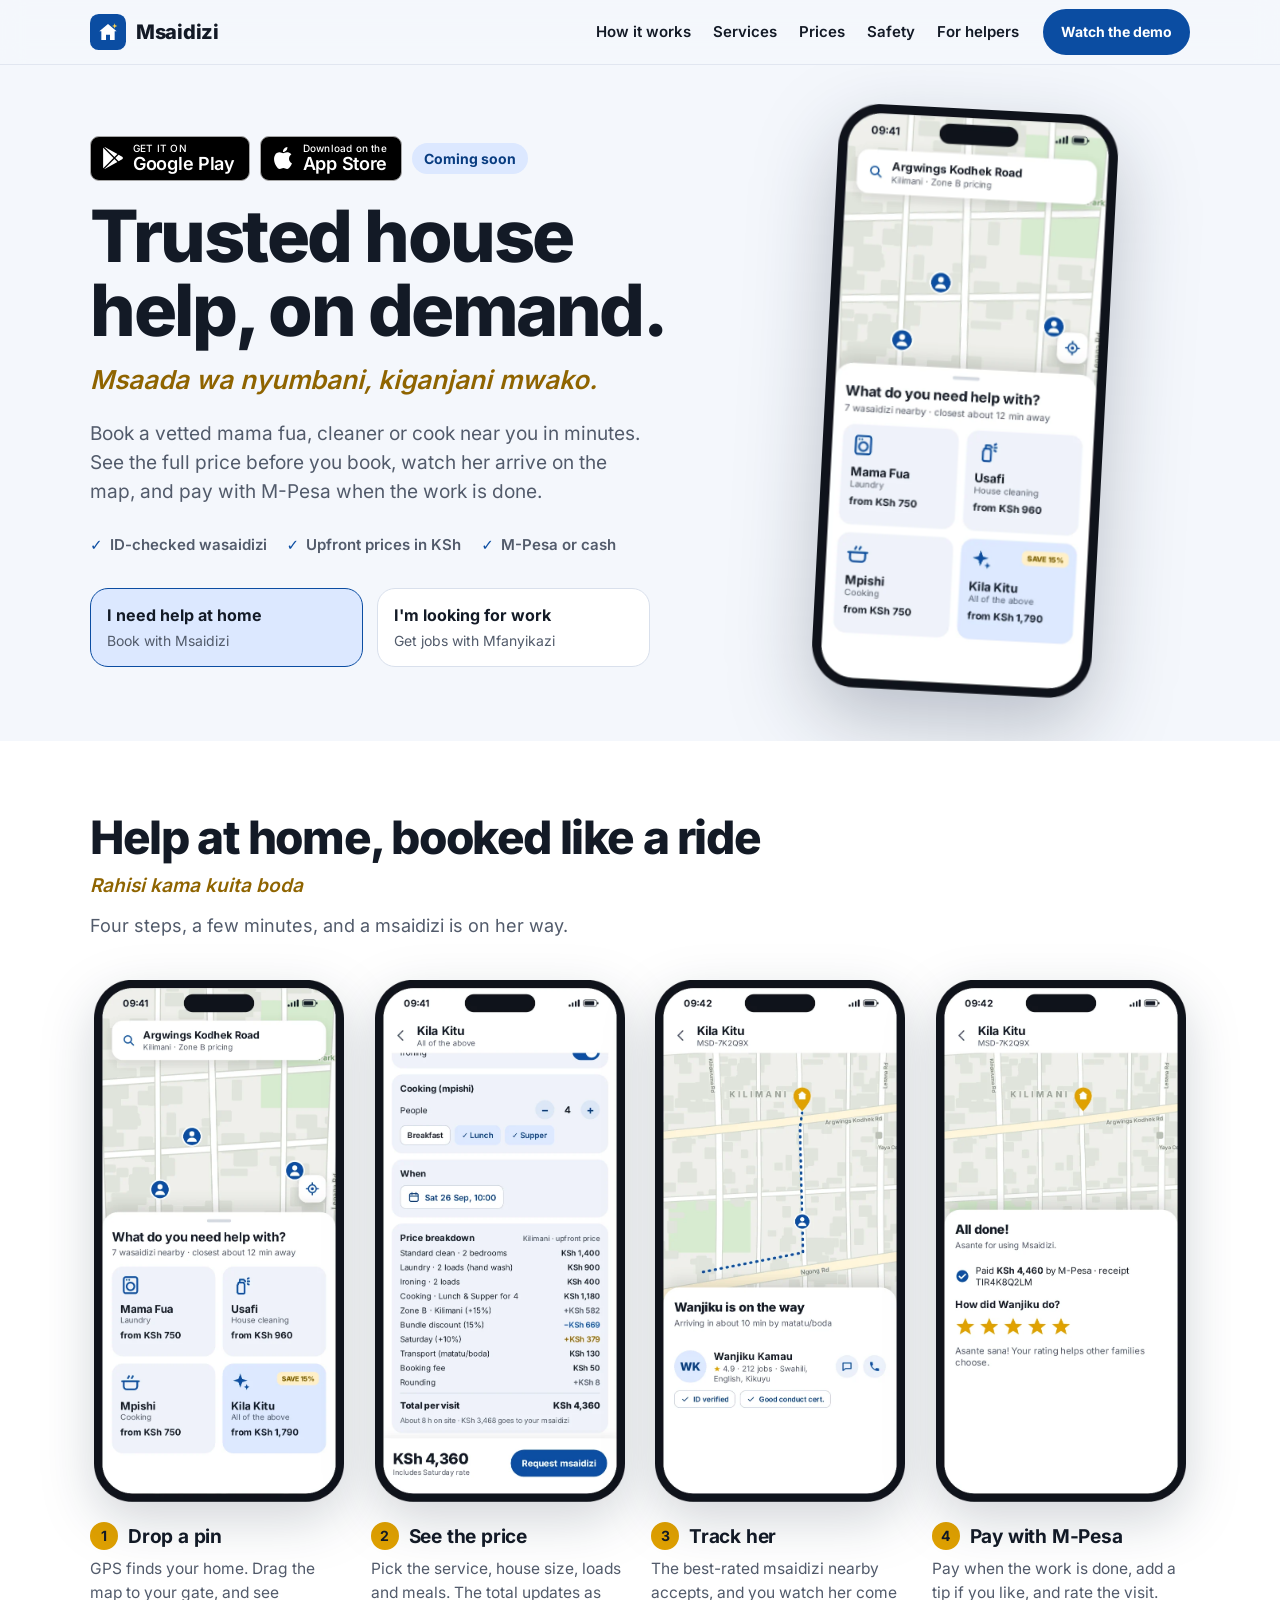
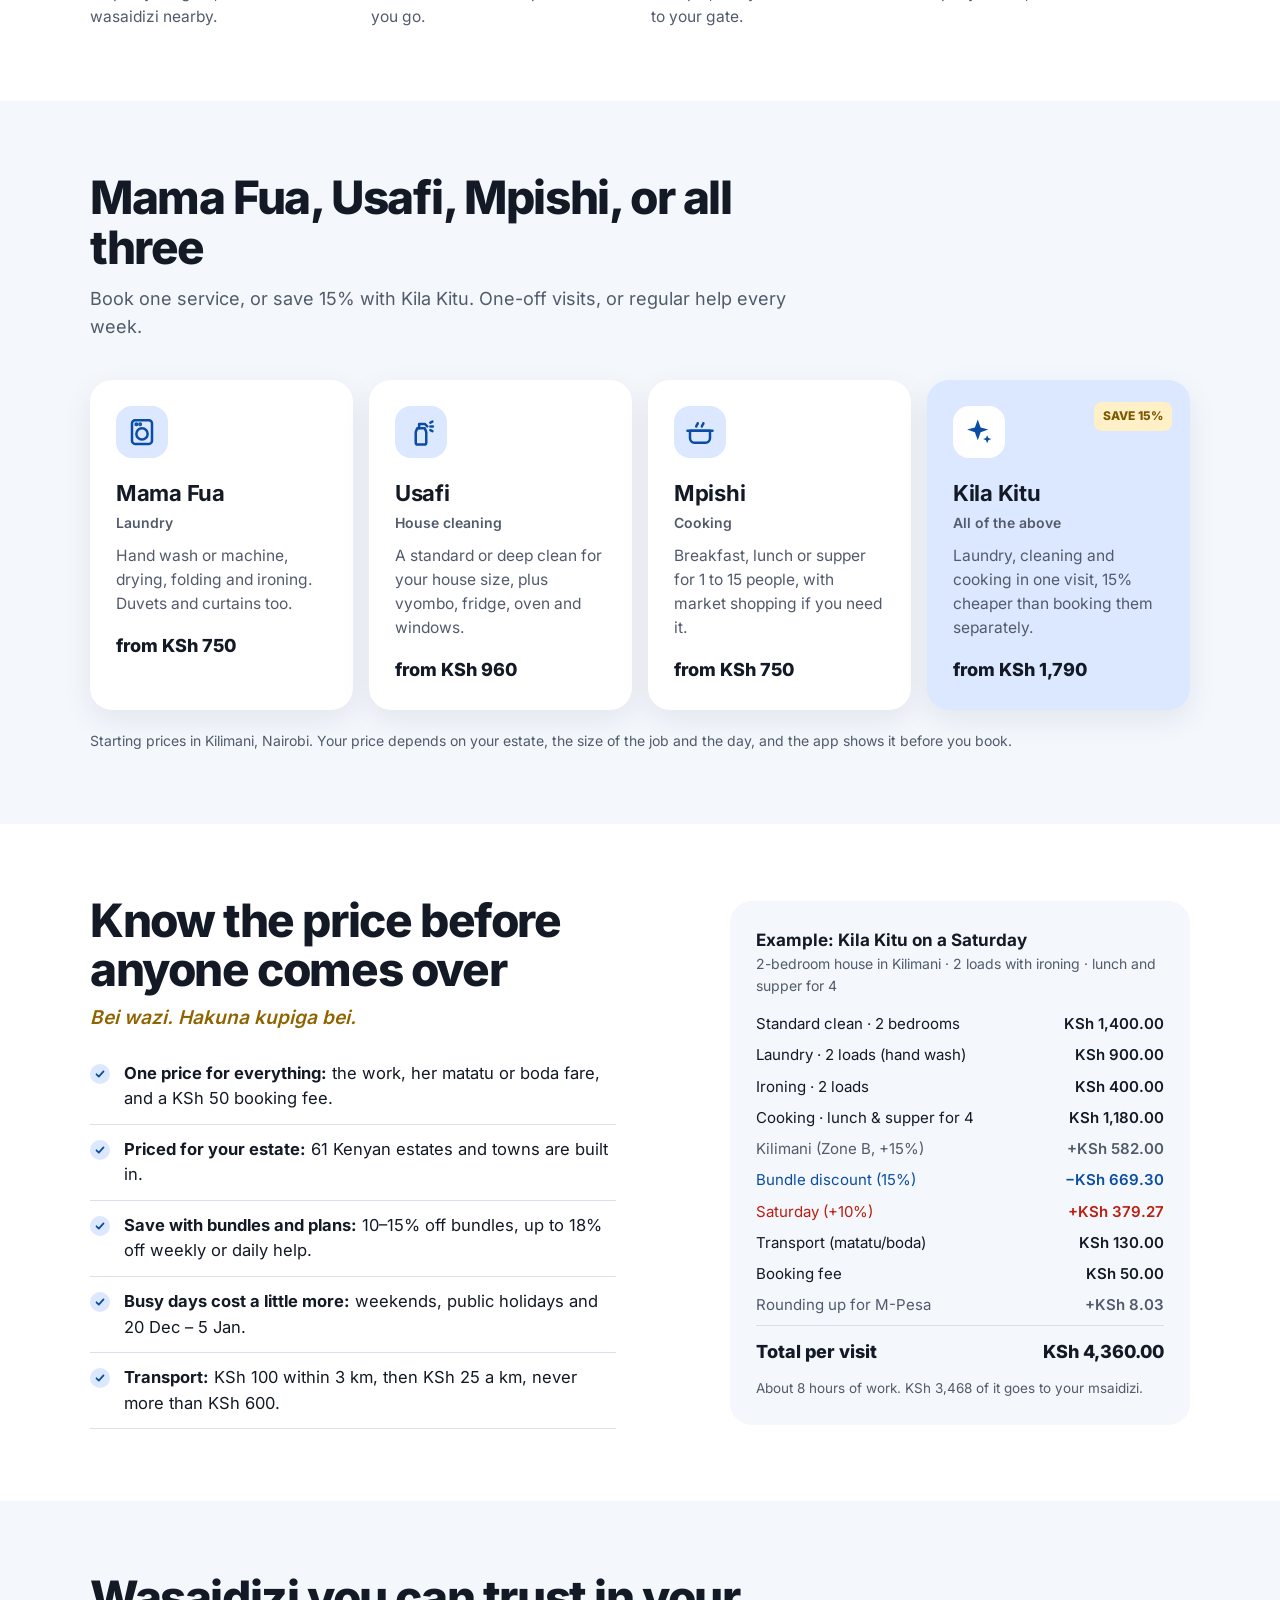
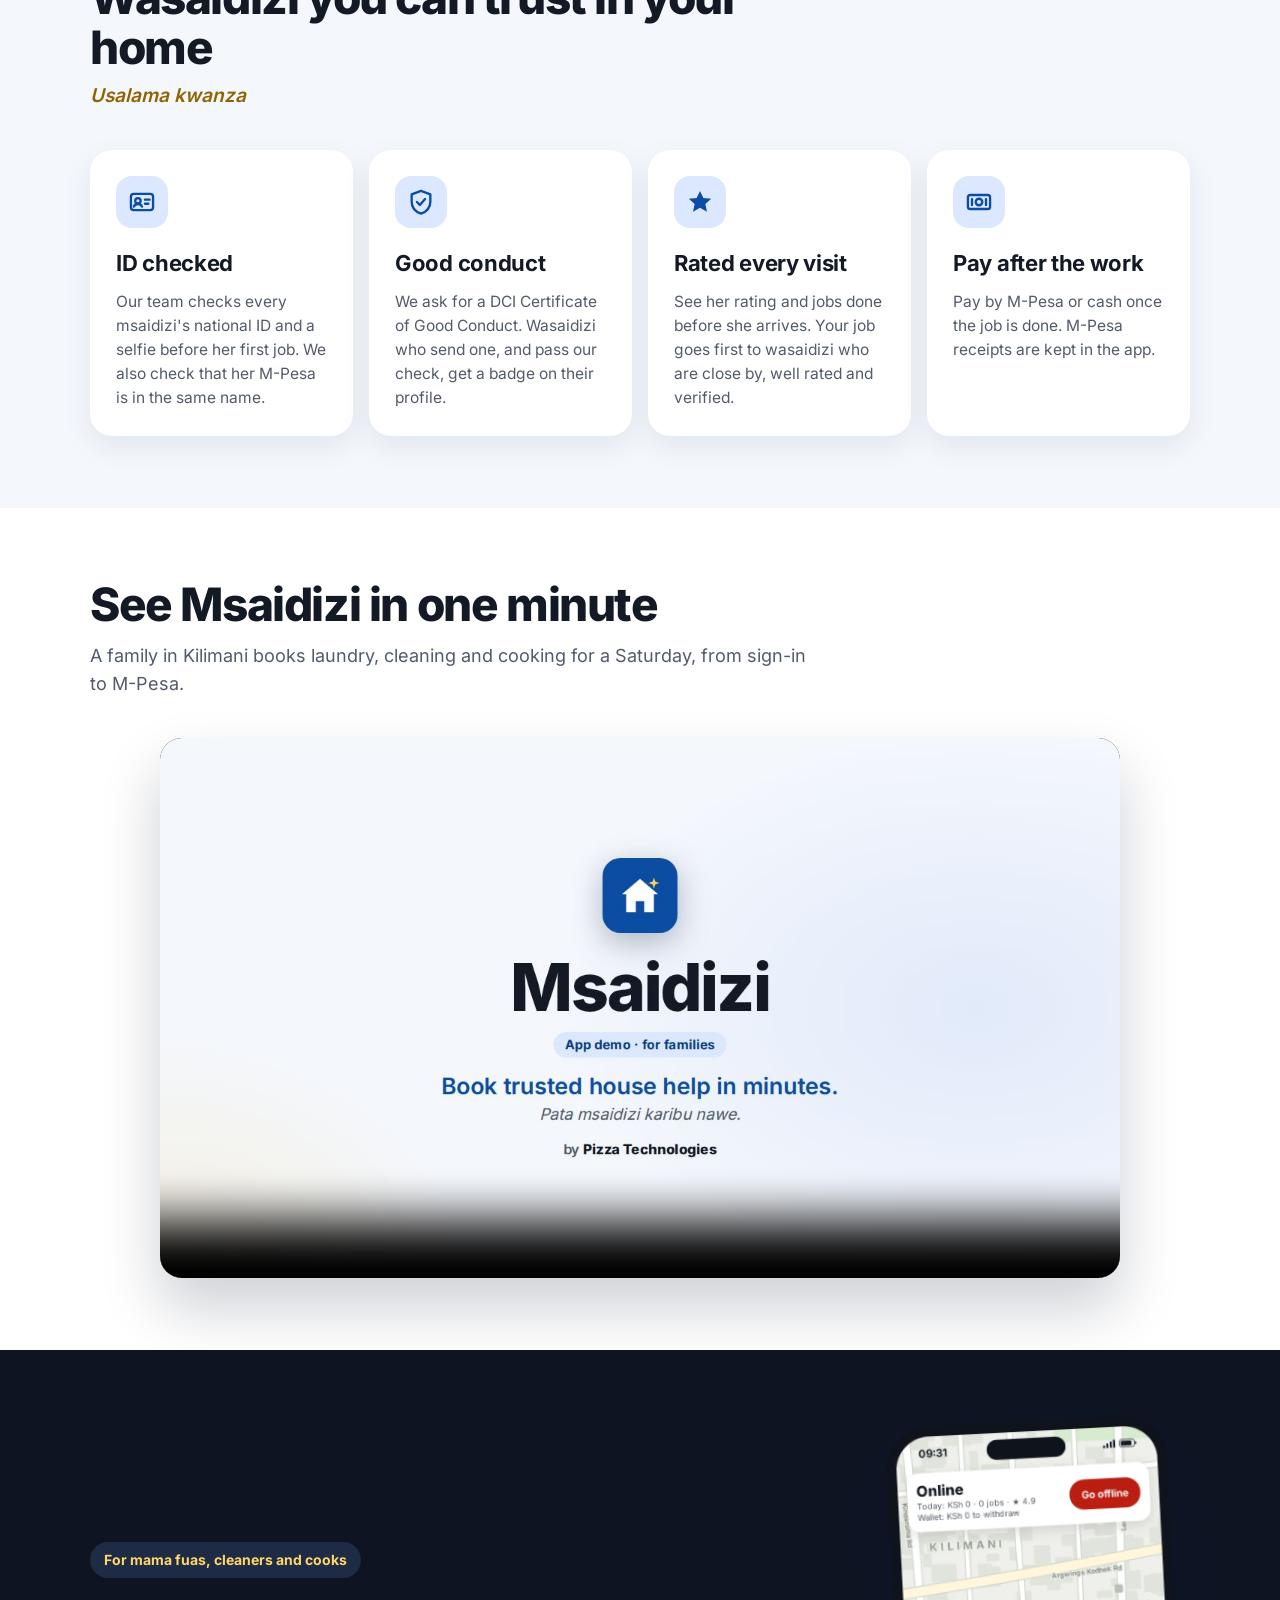
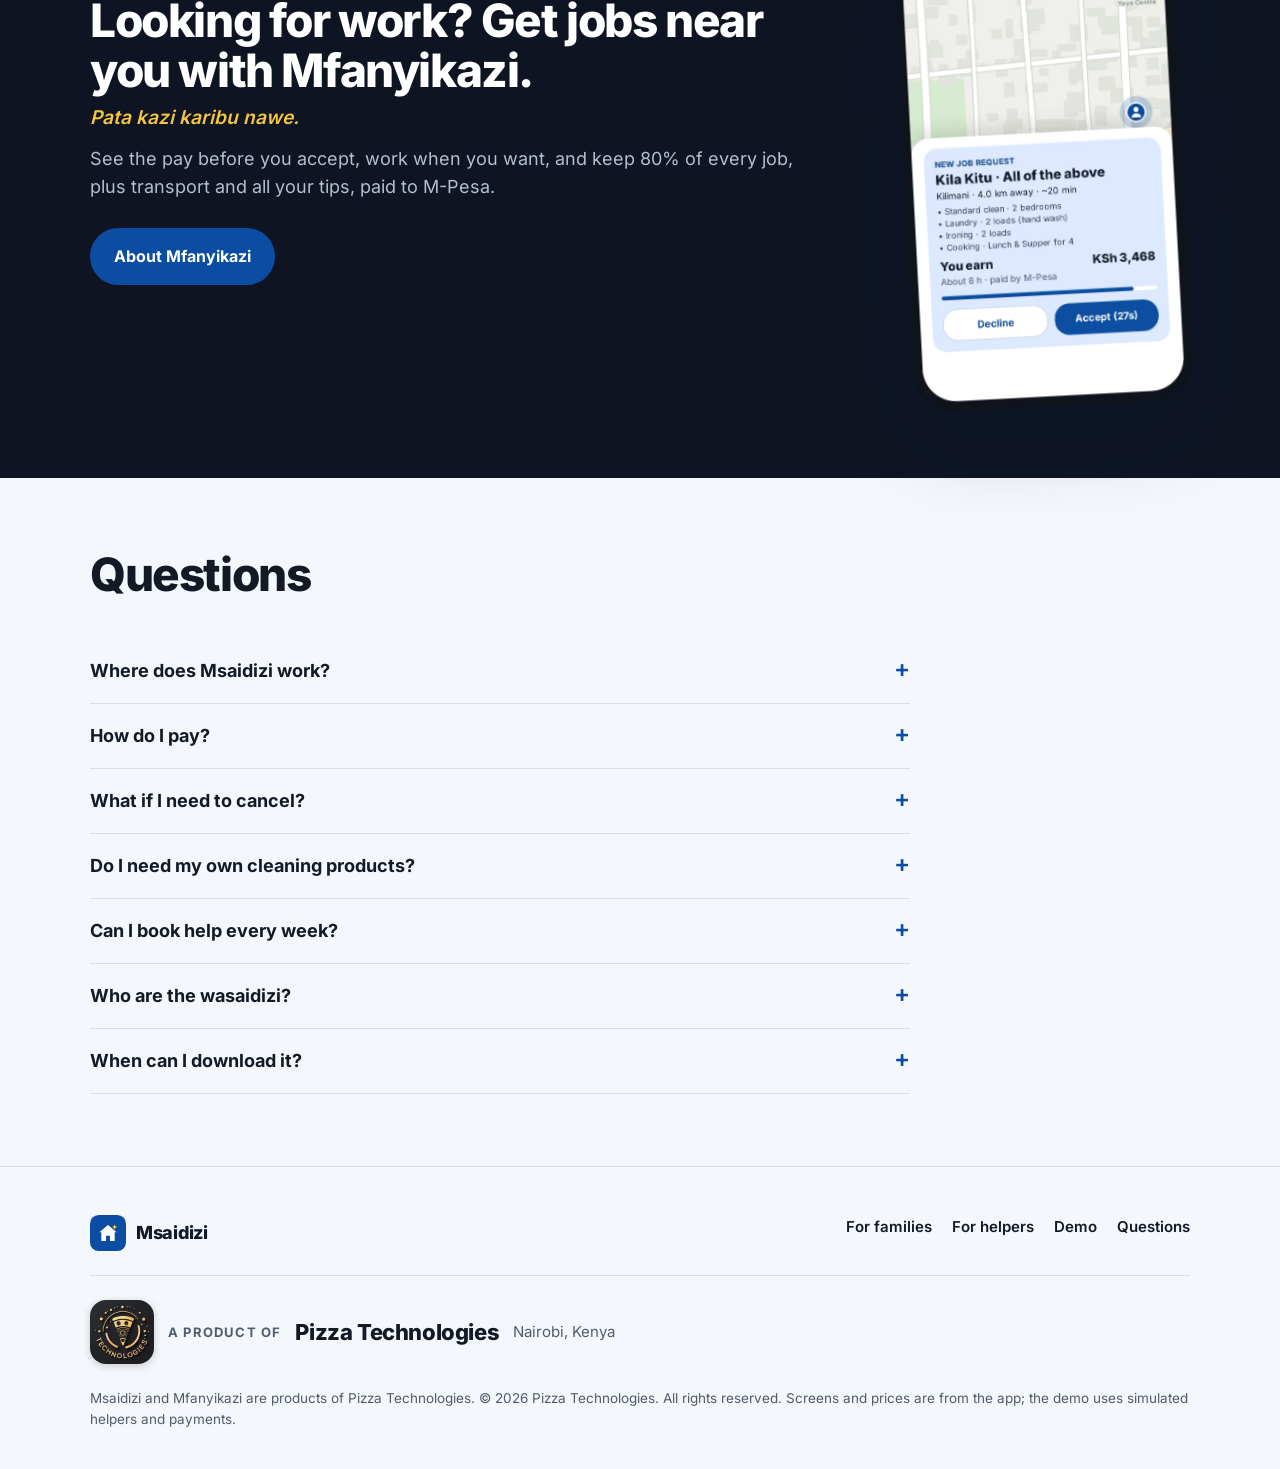
<file: index.html>
<!doctype html>
<html lang="en">
<head>
<meta charset="utf-8">
<meta name="viewport" content="width=device-width, initial-scale=1">
<title>Msaidizi · Trusted house help, on demand</title>
<meta name="author" content="Pizza Technologies">
<meta name="description" content="Book a vetted mama fua, cleaner or cook near you in minutes. See the full price upfront, track her to your gate and pay with M-Pesa. An app by Pizza Technologies.">
<meta name="theme-color" content="#0B4DA2">
<link rel="icon" href="assets/img/msaidizi-icon.svg" type="image/svg+xml">
<link rel="apple-touch-icon" href="assets/img/msaidizi-touch-icon.png">
<link rel="canonical" href="https://pizzatechke.github.io/mfanyikazi/">
<meta property="og:type" content="website">
<meta property="og:site_name" content="Msaidizi">
<meta property="og:title" content="Msaidizi · Trusted house help, on demand">
<meta property="og:description" content="Mama fua, cleaning and cooking, booked in minutes at upfront prices and paid with M-Pesa.">
<meta property="og:url" content="https://pizzatechke.github.io/mfanyikazi/">
<meta property="og:image" content="https://pizzatechke.github.io/mfanyikazi/assets/img/msaidizi-preview.jpg">
<meta property="og:image:width" content="1200">
<meta property="og:image:height" content="630">
<meta name="twitter:card" content="summary_large_image">
<link rel="preload" href="assets/fonts/inter-latin-800-normal.woff2" as="font" type="font/woff2" crossorigin>
<link rel="stylesheet" href="assets/site.css">
</head>
<body>

<header class="top">
  <div class="wrap">
    <a class="brand" href="./"><img src="assets/img/msaidizi-icon.svg" alt="">Msaidizi</a>
    <nav class="nav" aria-label="Sections">
      <a href="#how">How it works</a>
      <a href="#services">Services</a>
      <a href="#prices">Prices</a>
      <a href="#safety">Safety</a>
      <a href="mfanyikazi.html">For helpers</a>
    </nav>
    <a class="btn" href="#demo">Watch the demo</a>
  </div>
</header>

<main>
  <section class="hero">
    <div class="wrap">
      <div>
        <div class="stores" aria-label="Coming soon to Google Play and the App Store">
          <span class="store"><img src="assets/img/google-play-logo.svg" width="22" height="22" alt=""><span><small>GET IT ON</small><b>Google Play</b></span></span>
          <span class="store"><img src="assets/img/apple-logo.svg" width="22" height="22" alt=""><span><small>Download on the</small><b>App Store</b></span></span>
          <span class="soon">Coming soon</span>
        </div>
        <h1>Trusted house help, on demand.</h1>
        <p class="sw">Msaada wa nyumbani, kiganjani mwako.</p>
        <p class="lead">Book a vetted mama fua, cleaner or cook near you in minutes. See the full price before you book, watch her arrive on the map, and pay with M-Pesa when the work is done.</p>
        <ul class="checks">
          <li>ID-checked wasaidizi</li>
          <li>Upfront prices in KSh</li>
          <li>M-Pesa or cash</li>
        </ul>
        <div class="switch" role="navigation" aria-label="Choose your app">
          <a class="here" href="#how"><b>I need help at home</b><span>Book with Msaidizi</span></a>
          <a href="mfanyikazi.html"><b>I'm looking for work</b><span>Get jobs with Mfanyikazi</span></a>
        </div>
      </div>
      <img class="phoneShot" src="assets/img/msaidizi-home.webp" width="627" height="1308"
        alt="The Msaidizi app: a map of Kilimani with wasaidizi nearby, and the four services to choose from">
    </div>
  </section>

  <section class="alt" id="how">
    <div class="wrap">
      <div class="head">
        <h2>Help at home, booked like a ride</h2>
        <p class="sw">Rahisi kama kuita boda</p>
        <p>Four steps, a few minutes, and a msaidizi is on her way.</p>
      </div>
      <ol class="steps">
        <li><img src="assets/img/msaidizi-home.webp" width="627" height="1308" loading="lazy" alt="Choosing a service on the map">
          <h3>Drop a pin</h3><p>GPS finds your home. Drag the map to your gate, and see wasaidizi nearby.</p></li>
        <li><img src="assets/img/msaidizi-price.webp" width="627" height="1308" loading="lazy" alt="The itemised price for a Kila Kitu booking">
          <h3>See the price</h3><p>Pick the service, house size, loads and meals. The total updates as you go.</p></li>
        <li><img src="assets/img/msaidizi-tracking.webp" width="627" height="1308" loading="lazy" alt="Tracking the msaidizi on the map, with her rating and badges">
          <h3>Track her</h3><p>The best-rated msaidizi nearby accepts, and you watch her come to your gate.</p></li>
        <li><img src="assets/img/msaidizi-paid.webp" width="627" height="1308" loading="lazy" alt="Paid by M-Pesa and a five-star rating">
          <h3>Pay with M-Pesa</h3><p>Pay when the work is done, add a tip if you like, and rate the visit.</p></li>
      </ol>
    </div>
  </section>

  <section id="services">
    <div class="wrap">
      <div class="head">
        <h2>Mama Fua, Usafi, Mpishi, or all three</h2>
        <p>Book one service, or save 15% with Kila Kitu. One-off visits, or regular help every week.</p>
      </div>
      <div class="cards">
        <article class="card">
          <div class="ic"><svg width="30" height="30" viewBox="0 0 24 24" fill="none" stroke="currentColor" stroke-width="2" stroke-linecap="round" stroke-linejoin="round"><rect x="4" y="2.5" width="16" height="19" rx="2.5"/><circle cx="12" cy="13.5" r="4.5"/><circle cx="7.5" cy="5.8" r=".6" fill="currentColor"/><circle cx="10.5" cy="5.8" r=".6" fill="currentColor"/></svg></div>
          <h3>Mama Fua<small>Laundry</small></h3>
          <p>Hand wash or machine, drying, folding and ironing. Duvets and curtains too.</p>
          <div class="from">from KSh 750</div>
        </article>
        <article class="card">
          <div class="ic"><svg width="30" height="30" viewBox="0 0 24 24" fill="none" stroke="currentColor" stroke-width="2" stroke-linecap="round" stroke-linejoin="round"><path d="M9 9h6l1.2 3v8.5a1.5 1.5 0 0 1-1.5 1.5h-5.4a1.5 1.5 0 0 1-1.5-1.5V12z"/><path d="M10.5 9V5.5h4.5l2 2"/><path d="M19.5 4.5l1.6-.8M19.5 7.5h2M19.5 10.5l1.6.8"/></svg></div>
          <h3>Usafi<small>House cleaning</small></h3>
          <p>A standard or deep clean for your house size, plus vyombo, fridge, oven and windows.</p>
          <div class="from">from KSh 960</div>
        </article>
        <article class="card">
          <div class="ic"><svg width="30" height="30" viewBox="0 0 24 24" fill="none" stroke="currentColor" stroke-width="2" stroke-linecap="round" stroke-linejoin="round"><path d="M4 11h16v6a3.5 3.5 0 0 1-3.5 3.5h-9A3.5 3.5 0 0 1 4 17z"/><path d="M2 11h20"/><path d="M9 7.5c0-1.2 1.2-1.2 1.2-2.5M13.5 7.5c0-1.2 1.2-1.2 1.2-2.5"/></svg></div>
          <h3>Mpishi<small>Cooking</small></h3>
          <p>Breakfast, lunch or supper for 1 to 15 people, with market shopping if you need it.</p>
          <div class="from">from KSh 750</div>
        </article>
        <article class="card hi">
          <span class="tag">SAVE 15%</span>
          <div class="ic"><svg width="30" height="30" viewBox="0 0 24 24"><path d="M11 2l2.3 6.4L19.5 10l-6.2 2.1L11 18.5l-2.3-6.4L2.5 10l6.2-1.6z" fill="currentColor"/><path d="M18.5 14.5l1 2.3 2.3.9-2.3 1-1 2.3-.9-2.3-2.3-1 2.3-.9z" fill="currentColor"/></svg></div>
          <h3>Kila Kitu<small>All of the above</small></h3>
          <p>Laundry, cleaning and cooking in one visit, 15% cheaper than booking them separately.</p>
          <div class="from">from KSh 1,790</div>
        </article>
      </div>
      <p class="note">Starting prices in Kilimani, Nairobi. Your price depends on your estate, the size of the job and the day, and the app shows it before you book.</p>
    </div>
  </section>

  <section class="alt" id="prices">
    <div class="wrap split">
      <div>
        <div class="head" style="margin-bottom:16px">
          <h2>Know the price before anyone comes over</h2>
          <p class="sw">Bei wazi. Hakuna kupiga bei.</p>
        </div>
        <ul class="bullets">
          <li><b>One price for everything:</b> the work, her matatu or boda fare, and a KSh 50 booking fee.</li>
          <li><b>Priced for your estate:</b> 61 Kenyan estates and towns are built in.</li>
          <li><b>Save with bundles and plans:</b> 10–15% off bundles, up to 18% off weekly or daily help.</li>
          <li><b>Busy days cost a little more:</b> weekends, public holidays and 20 Dec – 5 Jan.</li>
          <li><b>Transport:</b> KSh 100 within 3 km, then KSh 25 a km, never more than KSh 600.</li>
        </ul>
      </div>
      <div class="receipt" aria-label="Example price">
        <h3>Example: Kila Kitu on a Saturday</h3>
        <div class="sub">2-bedroom house in Kilimani · 2 loads with ironing · lunch and supper for 4</div>
        <dl>
          <dt>Standard clean · 2 bedrooms</dt><dd>KSh 1,400.00</dd>
          <dt>Laundry · 2 loads (hand wash)</dt><dd>KSh 900.00</dd>
          <dt>Ironing · 2 loads</dt><dd>KSh 400.00</dd>
          <dt>Cooking · lunch &amp; supper for 4</dt><dd>KSh 1,180.00</dd>
          <dt class="dim">Kilimani (Zone B, +15%)</dt><dd class="dim">+KSh 582.00</dd>
          <dt class="save">Bundle discount (15%)</dt><dd class="save">−KSh 669.30</dd>
          <dt class="more">Saturday (+10%)</dt><dd class="more">+KSh 379.27</dd>
          <dt>Transport (matatu/boda)</dt><dd>KSh 130.00</dd>
          <dt>Booking fee</dt><dd>KSh 50.00</dd>
          <dt class="dim">Rounding up for M-Pesa</dt><dd class="dim">+KSh 8.03</dd>
          <dt class="total">Total per visit</dt><dd class="total">KSh 4,360.00</dd>
        </dl>
        <p class="foot">About 8 hours of work. KSh 3,468 of it goes to your msaidizi.</p>
      </div>
    </div>
  </section>

  <section id="safety">
    <div class="wrap">
      <div class="head">
        <h2>Wasaidizi you can trust in your home</h2>
        <p class="sw">Usalama kwanza</p>
      </div>
      <div class="cards">
        <article class="card">
          <div class="ic"><svg width="28" height="28" viewBox="0 0 24 24" fill="none" stroke="currentColor" stroke-width="2" stroke-linecap="round" stroke-linejoin="round"><rect x="2.5" y="5" width="19" height="14" rx="2.5"/><circle cx="8.5" cy="11" r="2.3"/><path d="M5 16c.6-1.6 2-2.3 3.5-2.3s2.9.7 3.5 2.3M14.5 10h4M14.5 13.5h3"/></svg></div>
          <h3>ID checked</h3><p>Our team checks every msaidizi's national ID and a selfie before her first job. We also check that her M-Pesa is in the same name.</p>
        </article>
        <article class="card">
          <div class="ic"><svg width="28" height="28" viewBox="0 0 24 24" fill="none" stroke="currentColor" stroke-width="2" stroke-linecap="round" stroke-linejoin="round"><path d="M12 2.5l8 3v6.2c0 4.8-3.4 8.6-8 10.3-4.6-1.7-8-5.5-8-10.3V5.5z"/><path d="M8.5 12l2.5 2.5 4.5-5"/></svg></div>
          <h3>Good conduct</h3><p>We ask for a DCI Certificate of Good Conduct. Wasaidizi who send one, and pass our check, get a badge on their profile.</p>
        </article>
        <article class="card">
          <div class="ic"><svg width="28" height="28" viewBox="0 0 24 24"><polygon points="12,2.5 14.9,8.6 21.6,9.3 16.6,13.8 18,20.4 12,17 6,20.4 7.4,13.8 2.4,9.3 9.1,8.6" fill="currentColor"/></svg></div>
          <h3>Rated every visit</h3><p>See her rating and jobs done before she arrives. Your job goes first to wasaidizi who are close by, well rated and verified.</p>
        </article>
        <article class="card">
          <div class="ic"><svg width="28" height="28" viewBox="0 0 24 24" fill="none" stroke="currentColor" stroke-width="2" stroke-linecap="round" stroke-linejoin="round"><rect x="2.5" y="6" width="19" height="12" rx="2"/><circle cx="12" cy="12" r="2.8"/><path d="M6 9.5v5M18 9.5v5"/></svg></div>
          <h3>Pay after the work</h3><p>Pay by M-Pesa or cash once the job is done. M-Pesa receipts are kept in the app.</p>
        </article>
      </div>
    </div>
  </section>

  <section class="alt" id="demo">
    <div class="wrap">
      <div class="head">
        <h2>See Msaidizi in one minute</h2>
        <p>A family in Kilimani books laundry, cleaning and cooking for a Saturday, from sign-in to M-Pesa.</p>
      </div>
      <div class="video">
        <video controls preload="none" playsinline poster="assets/video/msaidizi-demo.jpg">
          <source src="assets/video/msaidizi-demo-vertical.mp4" type="video/mp4" media="(max-width: 640px)">
          <source src="assets/video/msaidizi-demo.mp4" type="video/mp4">
          <a href="assets/video/msaidizi-demo.mp4">Download the demo video</a>
        </video>
      </div>
    </div>
  </section>

  <section class="dark">
    <div class="wrap teaser">
      <div>
        <span class="pill">For mama fuas, cleaners and cooks</span>
        <div class="head" style="margin:18px 0 0">
          <h2>Looking for work? Get jobs near you with Mfanyikazi.</h2>
          <p class="sw">Pata kazi karibu nawe.</p>
          <p>See the pay before you accept, work when you want, and keep 80% of every job, plus transport and all your tips, paid to M-Pesa.</p>
        </div>
        <div class="actions"><a class="btn" href="mfanyikazi.html">About Mfanyikazi</a></div>
      </div>
      <img class="phoneShot" src="assets/img/mfanyikazi-offer.webp" width="627" height="1308" loading="lazy"
        alt="The Mfanyikazi app showing a new job request and what the helper earns">
    </div>
  </section>

  <section id="faq">
    <div class="wrap">
      <div class="head"><h2>Questions</h2></div>
      <div class="faq">
        <details>
          <summary>Where does Msaidizi work?</summary>
          <p>The app knows 61 estates and towns, from Karen, Kilimani and Westlands to Kitengela, Ruiru and Rongai, plus Mombasa, Kisumu, Nakuru, Eldoret and other major towns. We'll open area by area.</p>
        </details>
        <details>
          <summary>How do I pay?</summary>
          <p>With M-Pesa: when the work is done, a payment prompt comes to your phone and you enter your PIN. You can also pay cash. Tips go 100% to your msaidizi.</p>
        </details>
        <details>
          <summary>What if I need to cancel?</summary>
          <p>Cancelling is free while we look for a msaidizi, and for 5 minutes after one accepts. After that the fee covers her fare: KSh 150 or the transport cost, whichever is more. Once she has arrived, it's the transport cost plus KSh 150.</p>
        </details>
        <details>
          <summary>Do I need my own cleaning products?</summary>
          <p>You can use your own, or ask your msaidizi to bring supplies for KSh 300. If you have a washing machine, laundry is 20% cheaper.</p>
        </details>
        <details>
          <summary>Can I book help every week?</summary>
          <p>Yes. Weekly and daily plans cost up to 18% less than one-off visits.</p>
        </details>
        <details>
          <summary>Who are the wasaidizi?</summary>
          <p>Independent mama fuas, cleaners and cooks who get jobs through the Mfanyikazi app. Our team checks each one's national ID and a selfie before their first job, and asks for a DCI Certificate of Good Conduct. Every visit is rated.</p>
        </details>
        <details>
          <summary>When can I download it?</summary>
          <p>Msaidizi is coming soon to Google Play and the App Store. We'll link these buttons to the stores on launch day.</p>
          <div class="stores" aria-label="Coming soon to Google Play and the App Store">
            <span class="store"><img src="assets/img/google-play-logo.svg" width="22" height="22" alt=""><span><small>GET IT ON</small><b>Google Play</b></span></span>
            <span class="store"><img src="assets/img/apple-logo.svg" width="22" height="22" alt=""><span><small>Download on the</small><b>App Store</b></span></span>
            <span class="soon">Coming soon</span>
          </div>
        </details>
      </div>
    </div>
  </section>
</main>

<footer>
  <div class="wrap">
    <a class="brand" href="./"><img src="assets/img/msaidizi-icon.svg" alt="">Msaidizi</a>
    <nav aria-label="Footer">
      <a href="./">For families</a>
      <a href="mfanyikazi.html">For helpers</a>
      <a href="#demo">Demo</a>
      <a href="#faq">Questions</a>
    </nav>
    <div class="maker">
      <a class="makerLogo" href="https://pizzatechnologies.leadershipandteamessentials.co.ke/" rel="noopener" tabindex="-1" aria-hidden="true"><img src="assets/img/pizza-technologies-logo.webp" width="64" height="64" alt=""></a>
      <span class="makerLabel">A product of</span>
      <a class="makerName" href="https://pizzatechnologies.leadershipandteamessentials.co.ke/" rel="noopener">Pizza Technologies</a>
      <span class="makerWhere">Nairobi, Kenya</span>
    </div>
    <p class="fine">Msaidizi and Mfanyikazi are products of Pizza Technologies. © 2026 Pizza Technologies. All rights reserved. Screens and prices are from the app; the demo uses simulated helpers and payments.</p>
  </div>
</footer>

<script>
  // Phones play the vertical video, so show its poster too.
  if (matchMedia('(max-width: 640px)').matches) document.querySelectorAll('video[poster]').forEach(v => { v.poster = v.poster.replace(/\.jpg$/, '-vertical.jpg'); });
</script>
</body>
</html>
</file>
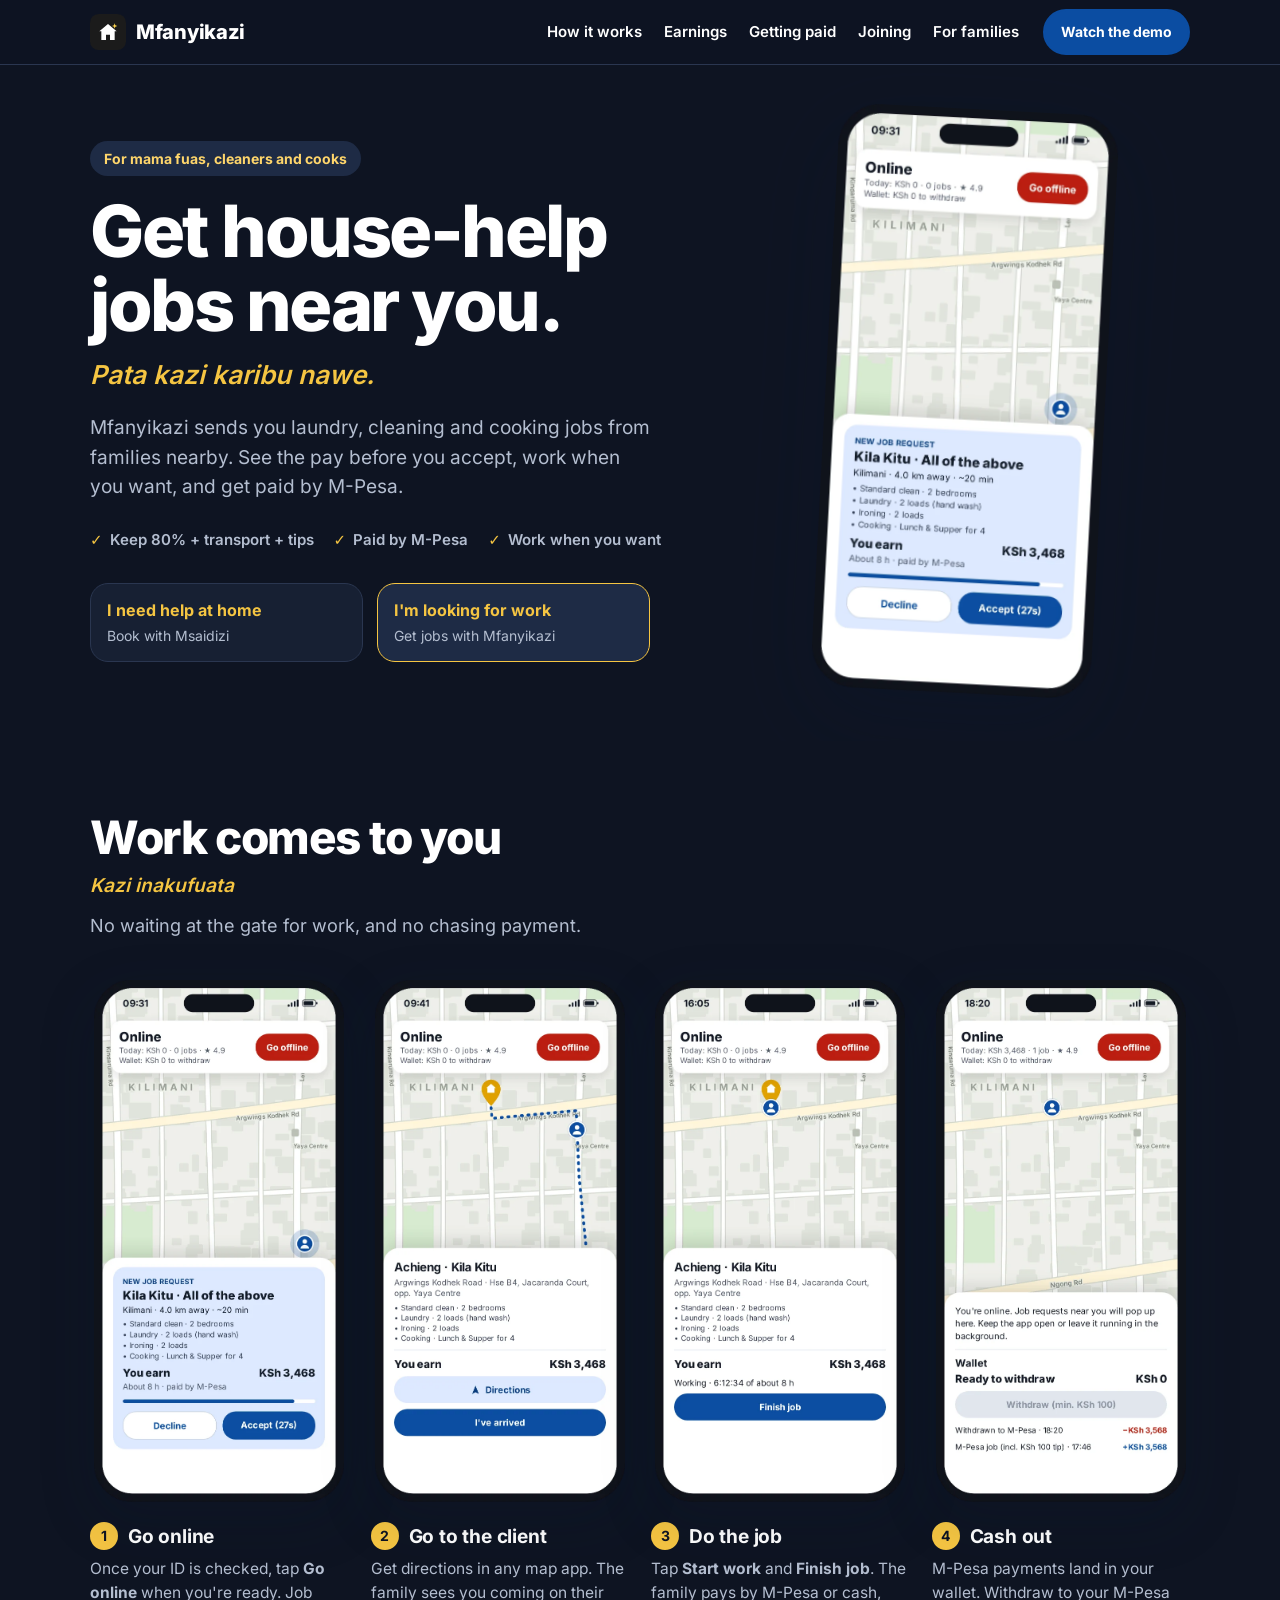
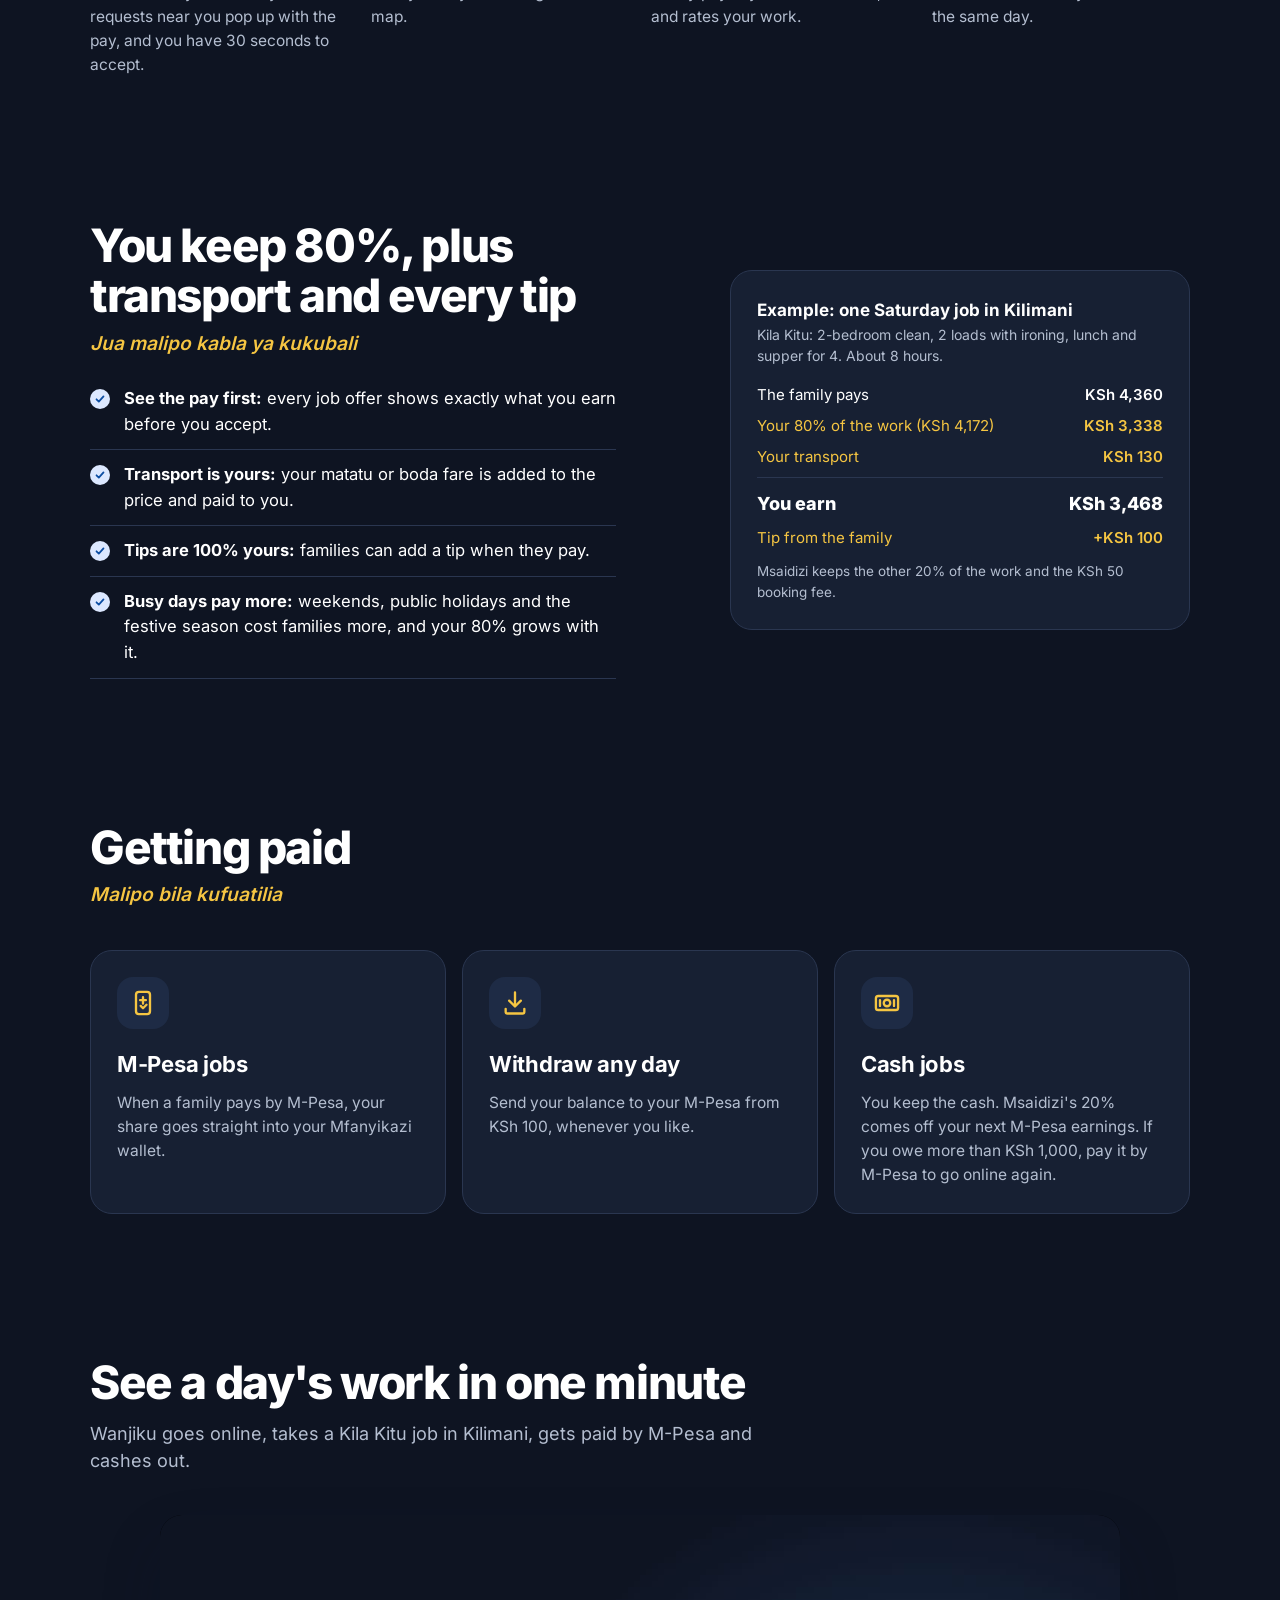
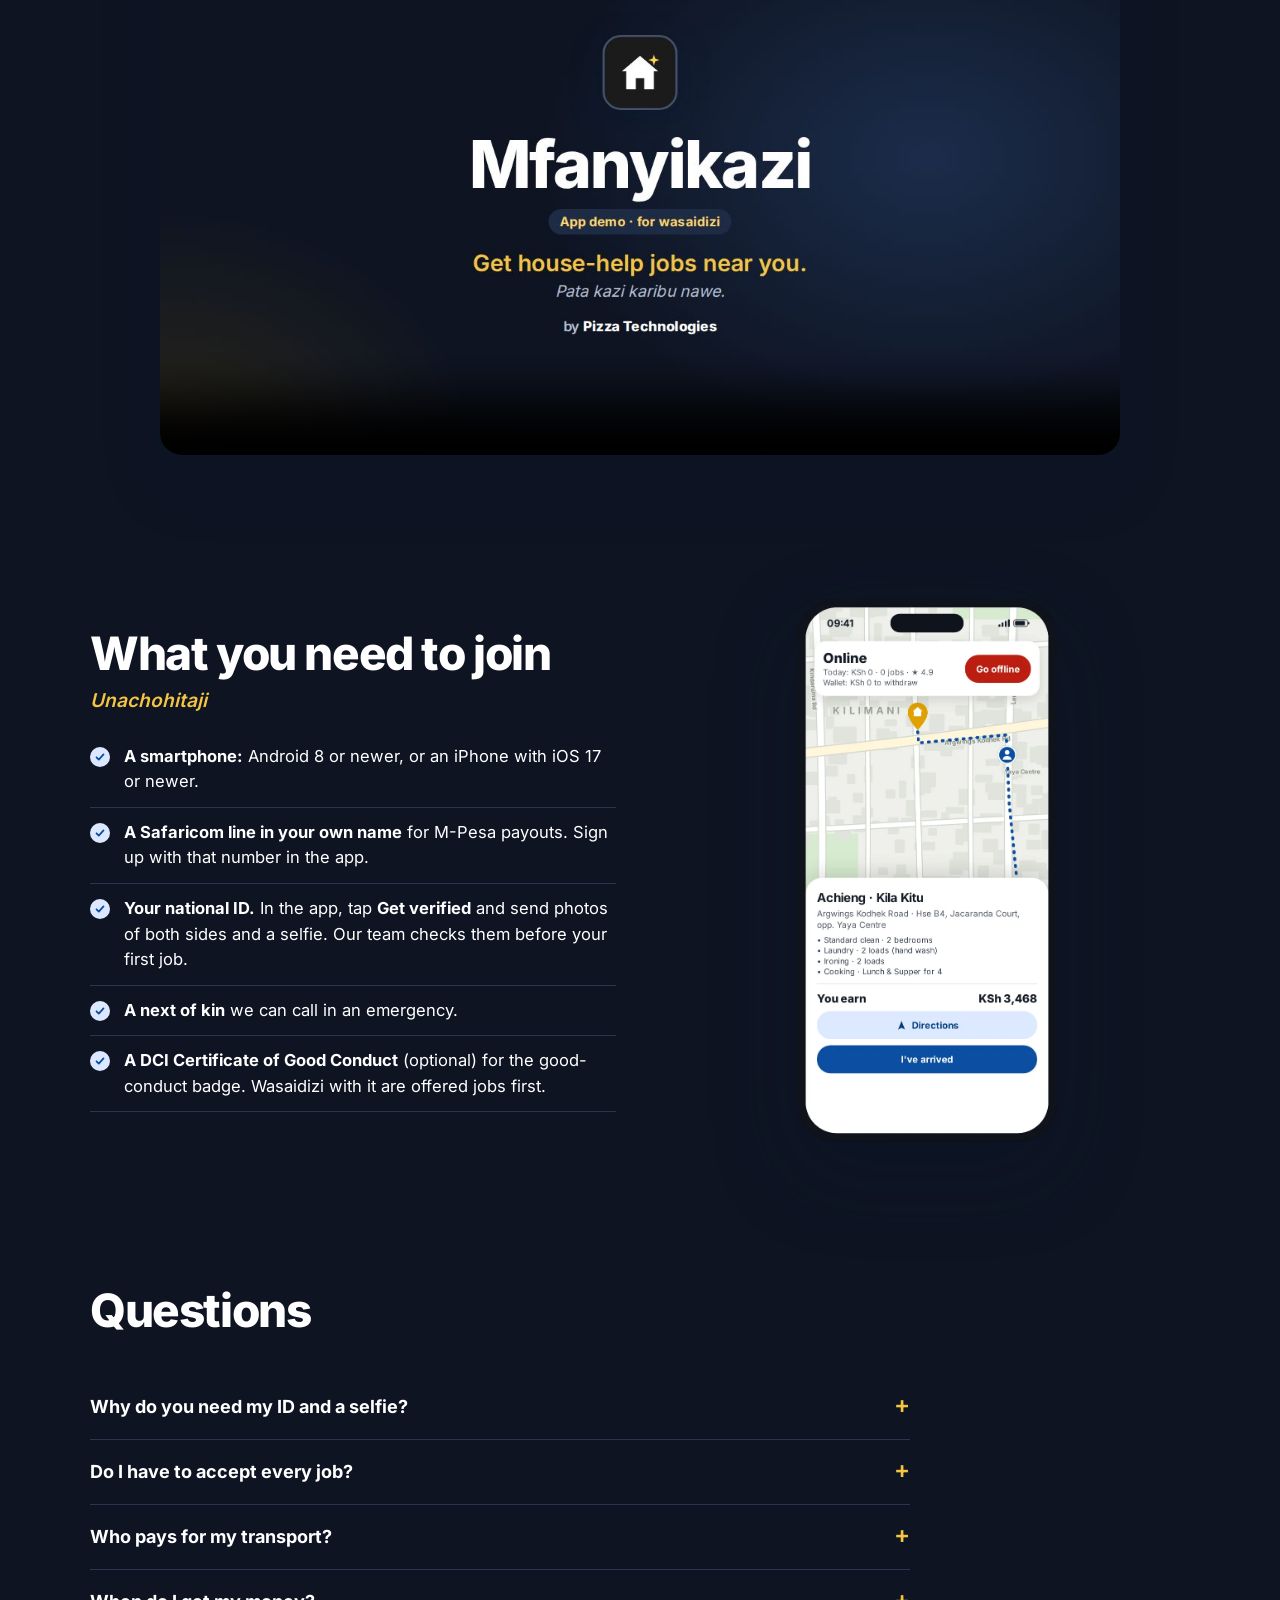
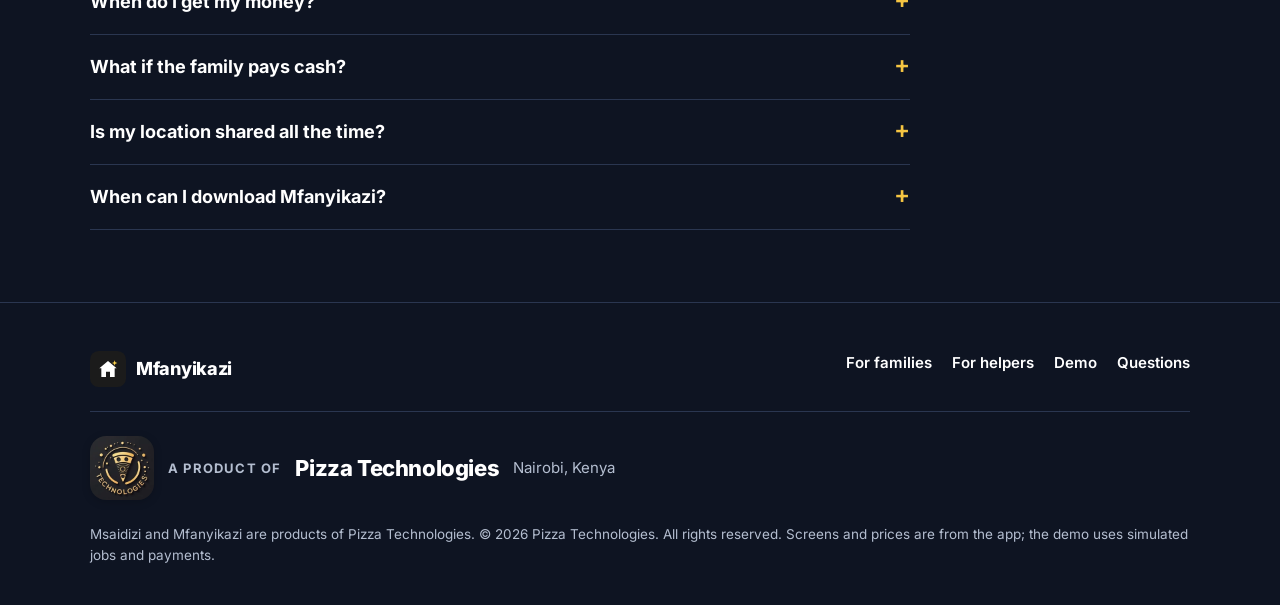
<file: mfanyikazi.html>
<!doctype html>
<html lang="en">
<head>
<meta charset="utf-8">
<meta name="viewport" content="width=device-width, initial-scale=1">
<title>Mfanyikazi · Get house-help jobs near you</title>
<meta name="author" content="Pizza Technologies">
<meta name="description" content="Mama fua, cleaner or cook? Get laundry, cleaning and cooking jobs near you with Mfanyikazi. See the pay before you accept, keep 80% plus transport and tips, and get paid by M-Pesa.">
<meta name="theme-color" content="#0E1422">
<link rel="icon" href="assets/img/mfanyikazi-icon.svg" type="image/svg+xml">
<link rel="apple-touch-icon" href="assets/img/mfanyikazi-touch-icon.png">
<link rel="canonical" href="https://pizzatechke.github.io/mfanyikazi/mfanyikazi.html">
<meta property="og:type" content="website">
<meta property="og:site_name" content="Mfanyikazi">
<meta property="og:title" content="Mfanyikazi · Get house-help jobs near you">
<meta property="og:description" content="See the pay before you accept. Keep 80% of every job, plus transport and all tips, paid to M-Pesa.">
<meta property="og:url" content="https://pizzatechke.github.io/mfanyikazi/mfanyikazi.html">
<meta property="og:image" content="https://pizzatechke.github.io/mfanyikazi/assets/img/mfanyikazi-preview.jpg">
<meta property="og:image:width" content="1200">
<meta property="og:image:height" content="630">
<meta name="twitter:card" content="summary_large_image">
<link rel="preload" href="assets/fonts/inter-latin-800-normal.woff2" as="font" type="font/woff2" crossorigin>
<link rel="stylesheet" href="assets/site.css">
</head>
<body class="helpers">

<header class="top">
  <div class="wrap">
    <a class="brand" href="mfanyikazi.html"><img src="assets/img/mfanyikazi-icon.svg" alt="">Mfanyikazi</a>
    <nav class="nav" aria-label="Sections">
      <a href="#how">How it works</a>
      <a href="#earnings">Earnings</a>
      <a href="#money">Getting paid</a>
      <a href="#join">Joining</a>
      <a href="./">For families</a>
    </nav>
    <a class="btn" href="#demo">Watch the demo</a>
  </div>
</header>

<main class="dark">
  <section class="hero">
    <div class="wrap">
      <div>
        <span class="pill">For mama fuas, cleaners and cooks</span>
        <h1>Get house-help jobs near you.</h1>
        <p class="sw">Pata kazi karibu nawe.</p>
        <p class="lead">Mfanyikazi sends you laundry, cleaning and cooking jobs from families nearby. See the pay before you accept, work when you want, and get paid by M-Pesa.</p>
        <ul class="checks">
          <li>Keep 80% + transport + tips</li>
          <li>Paid by M-Pesa</li>
          <li>Work when you want</li>
        </ul>
        <div class="switch" role="navigation" aria-label="Choose your app">
          <a href="./"><b>I need help at home</b><span>Book with Msaidizi</span></a>
          <a class="here" href="#how"><b>I'm looking for work</b><span>Get jobs with Mfanyikazi</span></a>
        </div>
      </div>
      <img class="phoneShot" src="assets/img/mfanyikazi-offer.webp" width="627" height="1308"
        alt="The Mfanyikazi app: a new job request in Kilimani, and what the helper earns">
    </div>
  </section>

  <section id="how">
    <div class="wrap">
      <div class="head">
        <h2>Work comes to you</h2>
        <p class="sw">Kazi inakufuata</p>
        <p>No waiting at the gate for work, and no chasing payment.</p>
      </div>
      <ol class="steps">
        <li><img src="assets/img/mfanyikazi-offer.webp" width="627" height="1308" loading="lazy" alt="A job offer with the pay and a 30-second countdown">
          <h3>Go online</h3><p>Once your ID is checked, tap <b>Go online</b> when you're ready. Job requests near you pop up with the pay, and you have 30 seconds to accept.</p></li>
        <li><img src="assets/img/mfanyikazi-trip.webp" width="627" height="1308" loading="lazy" alt="The trip to the client's home on the map">
          <h3>Go to the client</h3><p>Get directions in any map app. The family sees you coming on their map.</p></li>
        <li><img src="assets/img/mfanyikazi-working.webp" width="627" height="1308" loading="lazy" alt="A job in progress, with the timer and the Finish job button">
          <h3>Do the job</h3><p>Tap <b>Start work</b> and <b>Finish job</b>. The family pays by M-Pesa or cash, and rates your work.</p></li>
        <li><img src="assets/img/mfanyikazi-wallet.webp" width="627" height="1308" loading="lazy" alt="The wallet after withdrawing to M-Pesa">
          <h3>Cash out</h3><p>M-Pesa payments land in your wallet. Withdraw to your M-Pesa the same day.</p></li>
      </ol>
    </div>
  </section>

  <section id="earnings">
    <div class="wrap split">
      <div>
        <div class="head" style="margin-bottom:16px">
          <h2>You keep 80%, plus transport and every tip</h2>
          <p class="sw">Jua malipo kabla ya kukubali</p>
        </div>
        <ul class="bullets">
          <li><b>See the pay first:</b> every job offer shows exactly what you earn before you accept.</li>
          <li><b>Transport is yours:</b> your matatu or boda fare is added to the price and paid to you.</li>
          <li><b>Tips are 100% yours:</b> families can add a tip when they pay.</li>
          <li><b>Busy days pay more:</b> weekends, public holidays and the festive season cost families more, and your 80% grows with it.</li>
        </ul>
      </div>
      <div class="receipt" aria-label="Example earnings">
        <h3>Example: one Saturday job in Kilimani</h3>
        <div class="sub">Kila Kitu: 2-bedroom clean, 2 loads with ironing, lunch and supper for 4. About 8 hours.</div>
        <dl>
          <dt>The family pays</dt><dd>KSh 4,360</dd>
          <dt class="save">Your 80% of the work (KSh 4,172)</dt><dd class="save">KSh 3,338</dd>
          <dt class="save">Your transport</dt><dd class="save">KSh 130</dd>
          <dt class="total">You earn</dt><dd class="total">KSh 3,468</dd>
          <dt class="save">Tip from the family</dt><dd class="save">+KSh 100</dd>
        </dl>
        <p class="foot">Msaidizi keeps the other 20% of the work and the KSh 50 booking fee.</p>
      </div>
    </div>
  </section>

  <section id="money">
    <div class="wrap">
      <div class="head">
        <h2>Getting paid</h2>
        <p class="sw">Malipo bila kufuatilia</p>
      </div>
      <div class="cards">
        <article class="card">
          <div class="ic"><svg width="28" height="28" viewBox="0 0 24 24" fill="none" stroke="currentColor" stroke-width="2" stroke-linecap="round" stroke-linejoin="round"><rect x="6" y="2.5" width="12" height="19" rx="2.5"/><path d="M9.5 9.5h5M12 7v5.5M10 14.5l2 2 3-3"/></svg></div>
          <h3>M-Pesa jobs</h3><p>When a family pays by M-Pesa, your share goes straight into your Mfanyikazi wallet.</p>
        </article>
        <article class="card">
          <div class="ic"><svg width="28" height="28" viewBox="0 0 24 24" fill="none" stroke="currentColor" stroke-width="2" stroke-linecap="round" stroke-linejoin="round"><path d="M12 3v12M7 10l5 5 5-5"/><path d="M4 17v2.5A1.5 1.5 0 0 0 5.5 21h13a1.5 1.5 0 0 0 1.5-1.5V17"/></svg></div>
          <h3>Withdraw any day</h3><p>Send your balance to your M-Pesa from KSh 100, whenever you like.</p>
        </article>
        <article class="card">
          <div class="ic"><svg width="28" height="28" viewBox="0 0 24 24" fill="none" stroke="currentColor" stroke-width="2" stroke-linecap="round" stroke-linejoin="round"><rect x="2.5" y="6" width="19" height="12" rx="2"/><circle cx="12" cy="12" r="2.8"/><path d="M6 9.5v5M18 9.5v5"/></svg></div>
          <h3>Cash jobs</h3><p>You keep the cash. Msaidizi's 20% comes off your next M-Pesa earnings. If you owe more than KSh 1,000, pay it by M-Pesa to go online again.</p>
        </article>
      </div>
    </div>
  </section>

  <section id="demo">
    <div class="wrap">
      <div class="head">
        <h2>See a day's work in one minute</h2>
        <p>Wanjiku goes online, takes a Kila Kitu job in Kilimani, gets paid by M-Pesa and cashes out.</p>
      </div>
      <div class="video">
        <video controls preload="none" playsinline poster="assets/video/mfanyikazi-demo.jpg">
          <source src="assets/video/mfanyikazi-demo-vertical.mp4" type="video/mp4" media="(max-width: 640px)">
          <source src="assets/video/mfanyikazi-demo.mp4" type="video/mp4">
          <a href="assets/video/mfanyikazi-demo.mp4">Download the demo video</a>
        </video>
      </div>
    </div>
  </section>

  <section id="join">
    <div class="wrap split">
      <div>
        <div class="head" style="margin-bottom:16px">
          <h2>What you need to join</h2>
          <p class="sw">Unachohitaji</p>
        </div>
        <ul class="bullets">
          <li><b>A smartphone:</b> Android 8 or newer, or an iPhone with iOS 17 or newer.</li>
          <li><b>A Safaricom line in your own name</b> for M-Pesa payouts. Sign up with that number in the app.</li>
          <li><b>Your national ID.</b> In the app, tap <b>Get verified</b> and send photos of both sides and a selfie. Our team checks them before your first job.</li>
          <li><b>A next of kin</b> we can call in an emergency.</li>
          <li><b>A DCI Certificate of Good Conduct</b> (optional) for the good-conduct badge. Wasaidizi with it are offered jobs first.</li>
        </ul>
      </div>
      <img class="phoneShot" src="assets/img/mfanyikazi-trip.webp" width="627" height="1308" loading="lazy" style="max-width:260px"
        alt="The Mfanyikazi app during a job: the client's address, the tasks and what the helper earns">
    </div>
  </section>

  <section id="faq">
    <div class="wrap">
      <div class="head"><h2>Questions</h2></div>
      <div class="faq">
        <details>
          <summary>Why do you need my ID and a selfie?</summary>
          <p>Families let you into their homes, so we check that every msaidizi is who they say they are. Our team compares your selfie with your ID. We keep the photos, your details and the result for as long as you have a Msaidizi account, seen only by our team, and delete them when you close it. You're told as soon as you're approved. If something needs fixing, the app tells you what.</p>
        </details>
        <details>
          <summary>Do I have to accept every job?</summary>
          <p>No. Decline it, or let the 30 seconds run out, and the job goes to the next msaidizi. Go offline whenever you want to stop.</p>
        </details>
        <details>
          <summary>Who pays for my transport?</summary>
          <p>The family. Transport is part of the price they see, and it's added to what you earn: KSh 100 within 3 km, then KSh 25 a km.</p>
        </details>
        <details>
          <summary>When do I get my money?</summary>
          <p>M-Pesa payments reach your wallet as soon as the family pays. Withdraw to your M-Pesa any time you have KSh 100 or more.</p>
        </details>
        <details>
          <summary>What if the family pays cash?</summary>
          <p>Collect the full amount in cash and tap <b>Cash received</b>. Msaidizi's 20% share is then taken from your next M-Pesa earnings, or you can pay it by M-Pesa.</p>
        </details>
        <details>
          <summary>Is my location shared all the time?</summary>
          <p>No. Your location is shared only while you're online, so we can send you nearby jobs and the family can see you coming.</p>
        </details>
        <details>
          <summary>When can I download Mfanyikazi?</summary>
          <p>Mfanyikazi is coming soon to Google Play and the App Store. We'll link these buttons to the stores on launch day.</p>
          <div class="stores" aria-label="Coming soon to Google Play and the App Store">
            <span class="store"><img src="assets/img/google-play-logo.svg" width="22" height="22" alt=""><span><small>GET IT ON</small><b>Google Play</b></span></span>
            <span class="store"><img src="assets/img/apple-logo.svg" width="22" height="22" alt=""><span><small>Download on the</small><b>App Store</b></span></span>
            <span class="soon">Coming soon</span>
          </div>
        </details>
      </div>
    </div>
  </section>
</main>

<footer>
  <div class="wrap">
    <a class="brand" href="mfanyikazi.html"><img src="assets/img/mfanyikazi-icon.svg" alt="">Mfanyikazi</a>
    <nav aria-label="Footer">
      <a href="./">For families</a>
      <a href="mfanyikazi.html">For helpers</a>
      <a href="#demo">Demo</a>
      <a href="#faq">Questions</a>
    </nav>
    <div class="maker">
      <a class="makerLogo" href="https://pizzatechnologies.leadershipandteamessentials.co.ke/" rel="noopener" tabindex="-1" aria-hidden="true"><img src="assets/img/pizza-technologies-logo.webp" width="64" height="64" alt=""></a>
      <span class="makerLabel">A product of</span>
      <a class="makerName" href="https://pizzatechnologies.leadershipandteamessentials.co.ke/" rel="noopener">Pizza Technologies</a>
      <span class="makerWhere">Nairobi, Kenya</span>
    </div>
    <p class="fine">Msaidizi and Mfanyikazi are products of Pizza Technologies. © 2026 Pizza Technologies. All rights reserved. Screens and prices are from the app; the demo uses simulated jobs and payments.</p>
  </div>
</footer>

<script>
  // Phones play the vertical video, so show its poster too.
  if (matchMedia('(max-width: 640px)').matches) document.querySelectorAll('video[poster]').forEach(v => { v.poster = v.poster.replace(/\.jpg$/, '-vertical.jpg'); });
</script>
</body>
</html>
</file>
<file: assets/site.css>
@font-face { font-family: Inter; src: url(fonts/inter-latin-400-normal.woff2) format("woff2"); font-weight: 400; font-display: swap; }
@font-face { font-family: Inter; src: url(fonts/inter-latin-500-normal.woff2) format("woff2"); font-weight: 500; font-display: swap; }
@font-face { font-family: Inter; src: url(fonts/inter-latin-600-normal.woff2) format("woff2"); font-weight: 600; font-display: swap; }
@font-face { font-family: Inter; src: url(fonts/inter-latin-700-normal.woff2) format("woff2"); font-weight: 700; font-display: swap; }
@font-face { font-family: Inter; src: url(fonts/inter-latin-800-normal.woff2) format("woff2"); font-weight: 800; font-display: swap; }

:root {
  --blue: #0B4DA2; --blue-d: #083C80; --blue-c: #DCE8FF; --gold-l: #F5C542; --gold-d: #8F6400;
  --red: #BB1E10; --gold: #E0A100; --gold-c: #FFF0C7;
  --ink: #131A26; --muted: #525B6B; --line: #D9E0EC; --bg: #F4F7FC; --soft: #E9EFF9; --card: #FFFFFF;
  --dark: #0E1422; --dark-2: #172033; --dark-line: #2A3650; --dark-muted: #B4BED0;
  --radius: 22px;
  --shadow: 0 10px 30px rgba(15, 30, 60, .08);
}
* { box-sizing: border-box; margin: 0; padding: 0; }
html { scroll-behavior: smooth; scroll-padding-top: 76px; }
body { font-family: Inter, system-ui, -apple-system, "Segoe UI", sans-serif; color: var(--ink); background: var(--bg); line-height: 1.55; -webkit-font-smoothing: antialiased; }
img, video { display: block; max-width: 100%; height: auto; }
a { color: var(--blue); }
.wrap { max-width: 1140px; margin: 0 auto; padding: 0 20px; }
.sr { position: absolute; width: 1px; height: 1px; overflow: hidden; clip: rect(0 0 0 0); }

/* Header */
.top { position: sticky; top: 0; z-index: 50; background: rgba(244, 247, 252, .88); backdrop-filter: saturate(1.4) blur(12px); border-bottom: 1px solid rgba(217, 224, 236, .7); }
.top .wrap { display: flex; align-items: center; gap: 24px; height: 64px; }
.brand { display: flex; align-items: center; gap: 10px; text-decoration: none; color: inherit; font-weight: 800; font-size: 20px; letter-spacing: -.3px; }
.brand img { width: 36px; height: 36px; }
.nav { display: flex; gap: 22px; margin-left: auto; }
.nav a { color: var(--ink); text-decoration: none; font-weight: 600; font-size: 15px; }
.nav a:hover { color: var(--blue); }
.top .btn { padding: 10px 16px; font-size: 14px; }
@media (max-width: 860px) { .nav { display: none; } .top .btn { margin-left: auto; } }

/* Buttons and pills */
.btn { display: inline-flex; align-items: center; gap: 8px; background: var(--blue); color: #fff; font-weight: 700; font-size: 16px; padding: 14px 22px; border-radius: 999px; text-decoration: none; border: 2px solid var(--blue); transition: background .15s, transform .15s; }
.btn:hover { background: var(--blue-d); border-color: var(--blue-d); }
.btn:active { transform: scale(.98); }
.btn.ghost { background: transparent; color: var(--blue); border-color: #BCC8DC; }
.btn.ghost:hover { background: var(--soft); }
.pill { display: inline-block; font-size: 14px; font-weight: 700; color: var(--blue-d); background: var(--blue-c); padding: 7px 14px; border-radius: 999px; }
.actions { display: flex; flex-wrap: wrap; gap: 12px; margin-top: 28px; }

/* App store badges: not links until the apps are in the stores */
.stores { display: flex; flex-wrap: wrap; align-items: center; gap: 10px; }
.store { display: inline-flex; align-items: center; gap: 9px; background: #000; color: #fff; border: 1px solid #A6A6A6; border-radius: 9px; padding: 6px 14px 7px 11px; line-height: 1.1; }
.store img { width: 22px; height: 22px; }
.store small { display: block; font-size: 10px; font-weight: 500; letter-spacing: .2px; }
.store b { display: block; font-size: 18px; font-weight: 600; letter-spacing: -.3px; }
.stores .soon { font-size: 14px; font-weight: 700; color: var(--blue-d); background: var(--blue-c); padding: 5px 12px; border-radius: 999px; }
details .stores { margin-top: 12px; }

/* Hero */
.hero { padding: 44px 0 48px; overflow: hidden; }
.hero .wrap { display: grid; grid-template-columns: 1.15fr .85fr; gap: 40px; align-items: center; }
.hero h1 { font-size: clamp(40px, 6.4vw, 72px); line-height: 1.02; letter-spacing: -2.5px; font-weight: 800; margin-top: 18px; }
.hero .sw { font-size: clamp(20px, 2.4vw, 26px); font-style: italic; font-weight: 600; color: var(--gold-d); margin-top: 14px; }
.hero .lead { font-size: 19px; color: var(--muted); margin-top: 18px; max-width: 560px; }
.checks { display: flex; flex-wrap: wrap; gap: 8px 20px; margin-top: 26px; font-size: 15px; font-weight: 600; color: var(--muted); list-style: none; }
.checks li::before { content: "✓"; color: var(--blue); font-weight: 800; margin-right: 7px; }
.phoneShot { width: 100%; max-width: 330px; margin: 0 auto; filter: drop-shadow(0 30px 40px rgba(8, 20, 45, .25)); }
.hero .phoneShot { transform: rotate(3deg); max-width: 280px; }
@media (max-width: 860px) {
  .hero { padding-top: 32px; }
  .hero .wrap { grid-template-columns: 1fr; }
  .hero .phoneShot { max-width: 270px; }
}

/* Audience switch */
.switch { display: grid; grid-template-columns: 1fr 1fr; gap: 14px; margin-top: 32px; max-width: 560px; }
.switch a { display: block; text-decoration: none; color: inherit; background: var(--card); border: 1.5px solid var(--line); border-radius: 18px; padding: 14px 16px; transition: border-color .15s, transform .15s; }
.switch a:hover { border-color: var(--blue); transform: translateY(-2px); }
.switch b { display: block; font-size: 16px; }
.switch span { display: block; font-size: 14px; color: var(--muted); margin-top: 2px; }
.switch a.here { border-color: var(--blue); background: var(--blue-c); }
@media (max-width: 480px) { .switch { grid-template-columns: 1fr; } }

/* Sections */
section { padding: 72px 0; }
section.alt { background: var(--card); }
.head { max-width: 720px; margin-bottom: 40px; }
.head h2 { font-size: clamp(30px, 4.2vw, 46px); line-height: 1.08; letter-spacing: -1.4px; font-weight: 800; }
.head .sw { font-style: italic; font-weight: 600; color: var(--gold-d); margin-top: 8px; font-size: 19px; }
.head p { font-size: 18px; color: var(--muted); margin-top: 12px; }

/* Services */
.cards { display: grid; grid-template-columns: repeat(auto-fit, minmax(240px, 1fr)); gap: 16px; }
.card { background: var(--card); border-radius: var(--radius); padding: 26px; box-shadow: var(--shadow); position: relative; }
section.alt .card { background: var(--bg); box-shadow: none; }
.card .ic { width: 52px; height: 52px; border-radius: 16px; background: var(--blue-c); color: var(--blue); display: flex; align-items: center; justify-content: center; }
.card h3 { font-size: 22px; margin-top: 18px; letter-spacing: -.3px; }
.card h3 small { display: block; font-size: 14px; font-weight: 600; color: var(--muted); letter-spacing: 0; margin-top: 2px; }
.card p { color: var(--muted); margin-top: 10px; font-size: 15.5px; }
.card .from { margin-top: 16px; font-weight: 800; font-size: 18px; }
.card.hi { background: var(--blue-c); }
.card.hi .ic { background: #fff; }
.card .tag { position: absolute; right: 18px; top: 22px; font-size: 12px; font-weight: 800; color: #7A5900; background: var(--gold-c); padding: 5px 9px; border-radius: 8px; }
.note { font-size: 14px; color: var(--muted); margin-top: 20px; }

/* Steps with phone screenshots */
.steps { display: grid; grid-template-columns: repeat(4, 1fr); gap: 22px; list-style: none; counter-reset: step; }
.steps li { counter-increment: step; }
.steps img { width: 100%; max-width: 250px; margin: 0 auto 20px; filter: drop-shadow(0 18px 26px rgba(8, 20, 45, .18)); }
.steps h3 { font-size: 19px; letter-spacing: -.2px; }
.steps h3::before { content: counter(step); display: inline-flex; align-items: center; justify-content: center; width: 28px; height: 28px; border-radius: 50%; background: var(--gold); color: var(--ink); font-size: 14px; margin-right: 10px; vertical-align: 2px; }
.steps p { color: var(--muted); font-size: 15.5px; margin-top: 6px; }
@media (max-width: 960px) {
  .steps { grid-template-columns: none; grid-auto-flow: column; grid-auto-columns: 78%; overflow-x: auto; scroll-snap-type: x mandatory; padding-bottom: 12px; margin: 0 -20px; padding-left: 20px; padding-right: 20px; }
  .steps li { scroll-snap-align: start; }
}

/* Price example */
.split { display: grid; grid-template-columns: 1fr 1fr; gap: 48px; align-items: center; }
@media (max-width: 860px) { .split { grid-template-columns: 1fr; gap: 32px; } }
.bullets { list-style: none; margin-top: 8px; }
.bullets li { padding: 12px 0 12px 34px; position: relative; border-bottom: 1px solid var(--line); font-size: 16.5px; }
.bullets li::before { content: ""; position: absolute; left: 0; top: 15px; width: 20px; height: 20px; border-radius: 50%; background: var(--blue-c) url('data:image/svg+xml;utf8,<svg xmlns="http://www.w3.org/2000/svg" viewBox="0 0 24 24"><path d="M6 12.5l4 4 8-9" fill="none" stroke="%230B4DA2" stroke-width="3" stroke-linecap="round" stroke-linejoin="round"/></svg>') center/14px no-repeat; }
.bullets b { font-weight: 700; }
.receipt { background: var(--card); border-radius: var(--radius); padding: 26px; box-shadow: var(--shadow); max-width: 460px; margin-left: auto; }
section.alt .receipt { background: var(--bg); box-shadow: none; }
.receipt h3 { font-size: 17px; }
.receipt .sub { font-size: 14px; color: var(--muted); }
.receipt dl { margin-top: 16px; display: grid; grid-template-columns: 1fr auto; gap: 8px 0; font-size: 15px; }
.receipt dd { text-align: right; font-weight: 600; white-space: nowrap; padding-left: 16px; }
.receipt .save { color: var(--blue); }
.receipt .more { color: var(--red); }
.receipt .dim { color: var(--muted); }
.receipt .total { border-top: 1.5px solid var(--line); padding-top: 12px; font-weight: 800; font-size: 18px; }
.receipt .foot { font-size: 13.5px; color: var(--muted); margin-top: 12px; }

/* Video */
.video { max-width: 960px; margin: 0 auto; border-radius: var(--radius); overflow: hidden; box-shadow: 0 30px 60px rgba(8, 20, 45, .2); background: #000; }
.video video { width: 100%; aspect-ratio: 16 / 9; }
@media (max-width: 640px) { .video { max-width: 360px; } .video video { aspect-ratio: 9 / 16; } }

/* Dark band (Mfanyikazi) */
.dark { background: var(--dark); color: #fff; }
.dark .head p, .dark .card p, .dark .steps p, .dark .note, .dark .lead { color: var(--dark-muted); }
.dark .head .sw, .dark .sw { color: var(--gold-l); }
.dark .pill { background: #1E2B45; color: #FFD66B; }
.dark .stores .soon { background: #1E2B45; color: #FFD66B; }
.dark .card { background: var(--dark-2); box-shadow: none; border: 1px solid var(--dark-line); }
.dark .card .ic { background: #1E2B45; color: var(--gold-l); }
.dark .btn.ghost { color: #fff; border-color: #45516A; }
.dark .btn.ghost:hover { background: var(--dark-2); }
.dark .checks { color: var(--dark-muted); }
.dark .checks li::before { color: var(--gold-l); }
.dark .bullets li { border-color: var(--dark-line); }
.dark .receipt { background: var(--dark-2); border: 1px solid var(--dark-line); box-shadow: none; }
.dark .receipt .sub, .dark .receipt .dim, .dark .receipt .foot { color: var(--dark-muted); }
.dark .receipt .total { border-color: var(--dark-line); }
.dark .receipt .save { color: var(--gold-l); }
.dark .switch a { background: var(--dark-2); border-color: var(--dark-line); }
.dark .switch a.here { background: #1E2B45; border-color: var(--gold-l); }
.dark .switch span { color: var(--dark-muted); }
.dark .steps h3::before { background: var(--gold-l); color: var(--dark); }
.dark a:not(.btn) { color: var(--gold-l); }
.teaser { display: grid; grid-template-columns: 1fr 300px; gap: 48px; align-items: center; }
.teaser .phoneShot { max-width: 280px; transform: rotate(-3deg); }
@media (max-width: 860px) { .teaser { grid-template-columns: 1fr; } .teaser .phoneShot { max-width: 240px; } }

/* Top bar and footer on the Mfanyikazi page */
body.helpers { background: var(--dark); }
body.helpers .top { background: rgba(14, 20, 34, .86); border-color: var(--dark-line); }
body.helpers .top .brand, body.helpers .nav a { color: #fff; }
body.helpers .nav a:hover { color: var(--gold-l); }

/* FAQ */
.faq { max-width: 820px; }
.faq details { border-bottom: 1px solid var(--line); padding: 18px 0; }
.dark .faq details { border-color: var(--dark-line); }
.faq summary { font-weight: 700; font-size: 18px; cursor: pointer; list-style: none; display: flex; justify-content: space-between; gap: 16px; }
.faq summary::-webkit-details-marker { display: none; }
.faq summary::after { content: "+"; font-size: 24px; line-height: 1; color: var(--blue); font-weight: 600; }
.dark .faq summary::after { color: var(--gold-l); }
.faq details[open] summary::after { content: "−"; }
.faq p { color: var(--muted); margin-top: 10px; font-size: 16.5px; }
.dark .faq p { color: var(--dark-muted); }

/* Footer */
footer { padding: 48px 0 40px; font-size: 15px; color: var(--muted); border-top: 1px solid var(--line); }
footer .wrap { display: flex; flex-wrap: wrap; gap: 24px 48px; align-items: flex-start; justify-content: space-between; }
footer .brand { font-size: 18px; color: var(--ink); }
footer nav { display: flex; gap: 20px; flex-wrap: wrap; }
footer nav a { color: var(--ink); text-decoration: none; font-weight: 600; }
footer .maker { flex-basis: 100%; display: flex; flex-wrap: wrap; align-items: center; gap: 6px 14px; padding-top: 24px; border-top: 1px solid var(--line); }
footer .makerLogo { display: block; flex: none; }
footer .makerLogo img { display: block; width: 64px; height: 64px; border-radius: 16px; box-shadow: 0 2px 8px rgba(0, 0, 0, .18); }
footer .makerLabel { font-size: 13px; font-weight: 700; letter-spacing: 1.2px; text-transform: uppercase; }
footer .makerName { font-size: 22px; font-weight: 800; letter-spacing: -.4px; color: var(--ink); text-decoration: none; }
footer .makerName:hover { color: var(--blue); }
footer .makerWhere { font-size: 15px; }
footer .fine { flex-basis: 100%; font-size: 13.5px; }
body.helpers footer { border-color: var(--dark-line); color: var(--dark-muted); }
body.helpers footer .brand, body.helpers footer nav a, body.helpers footer .makerName { color: #fff; }
body.helpers footer .maker { border-color: var(--dark-line); }
body.helpers footer .makerName:hover { color: var(--gold-l); }
</file>
